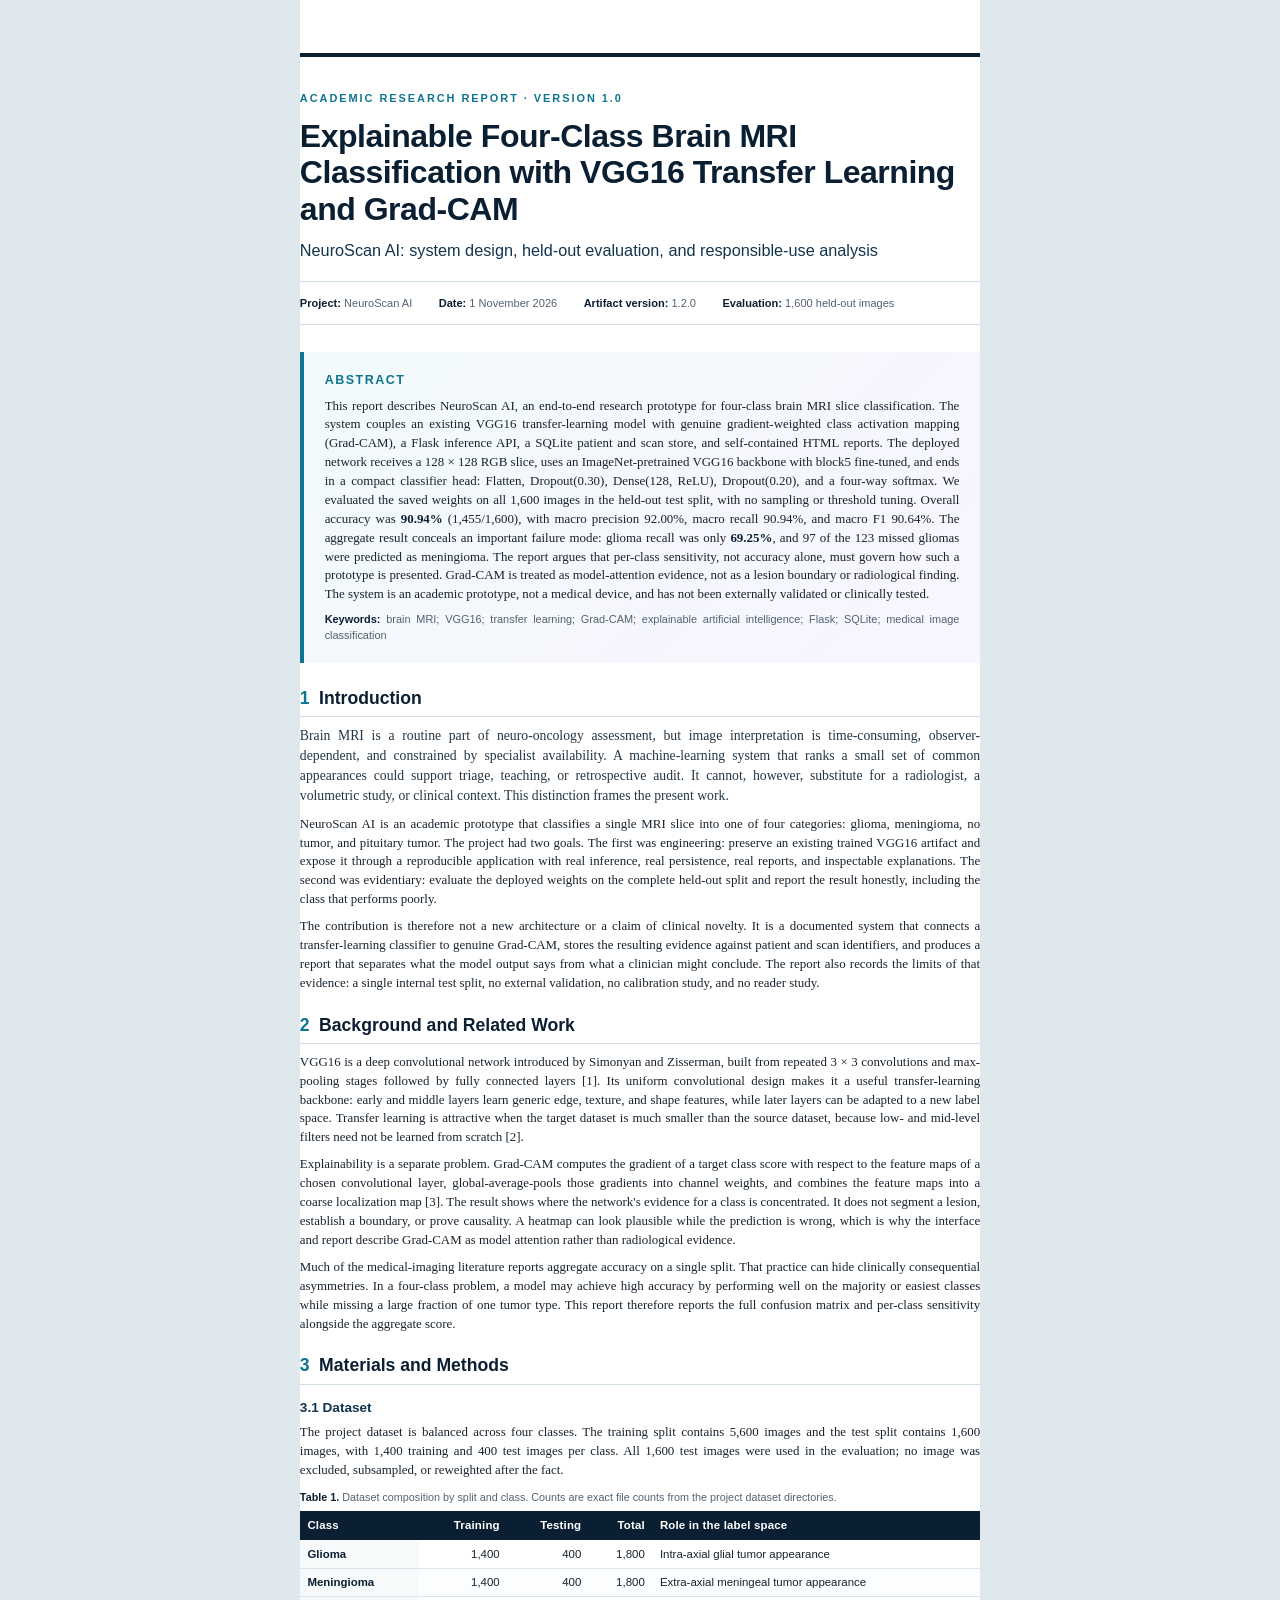
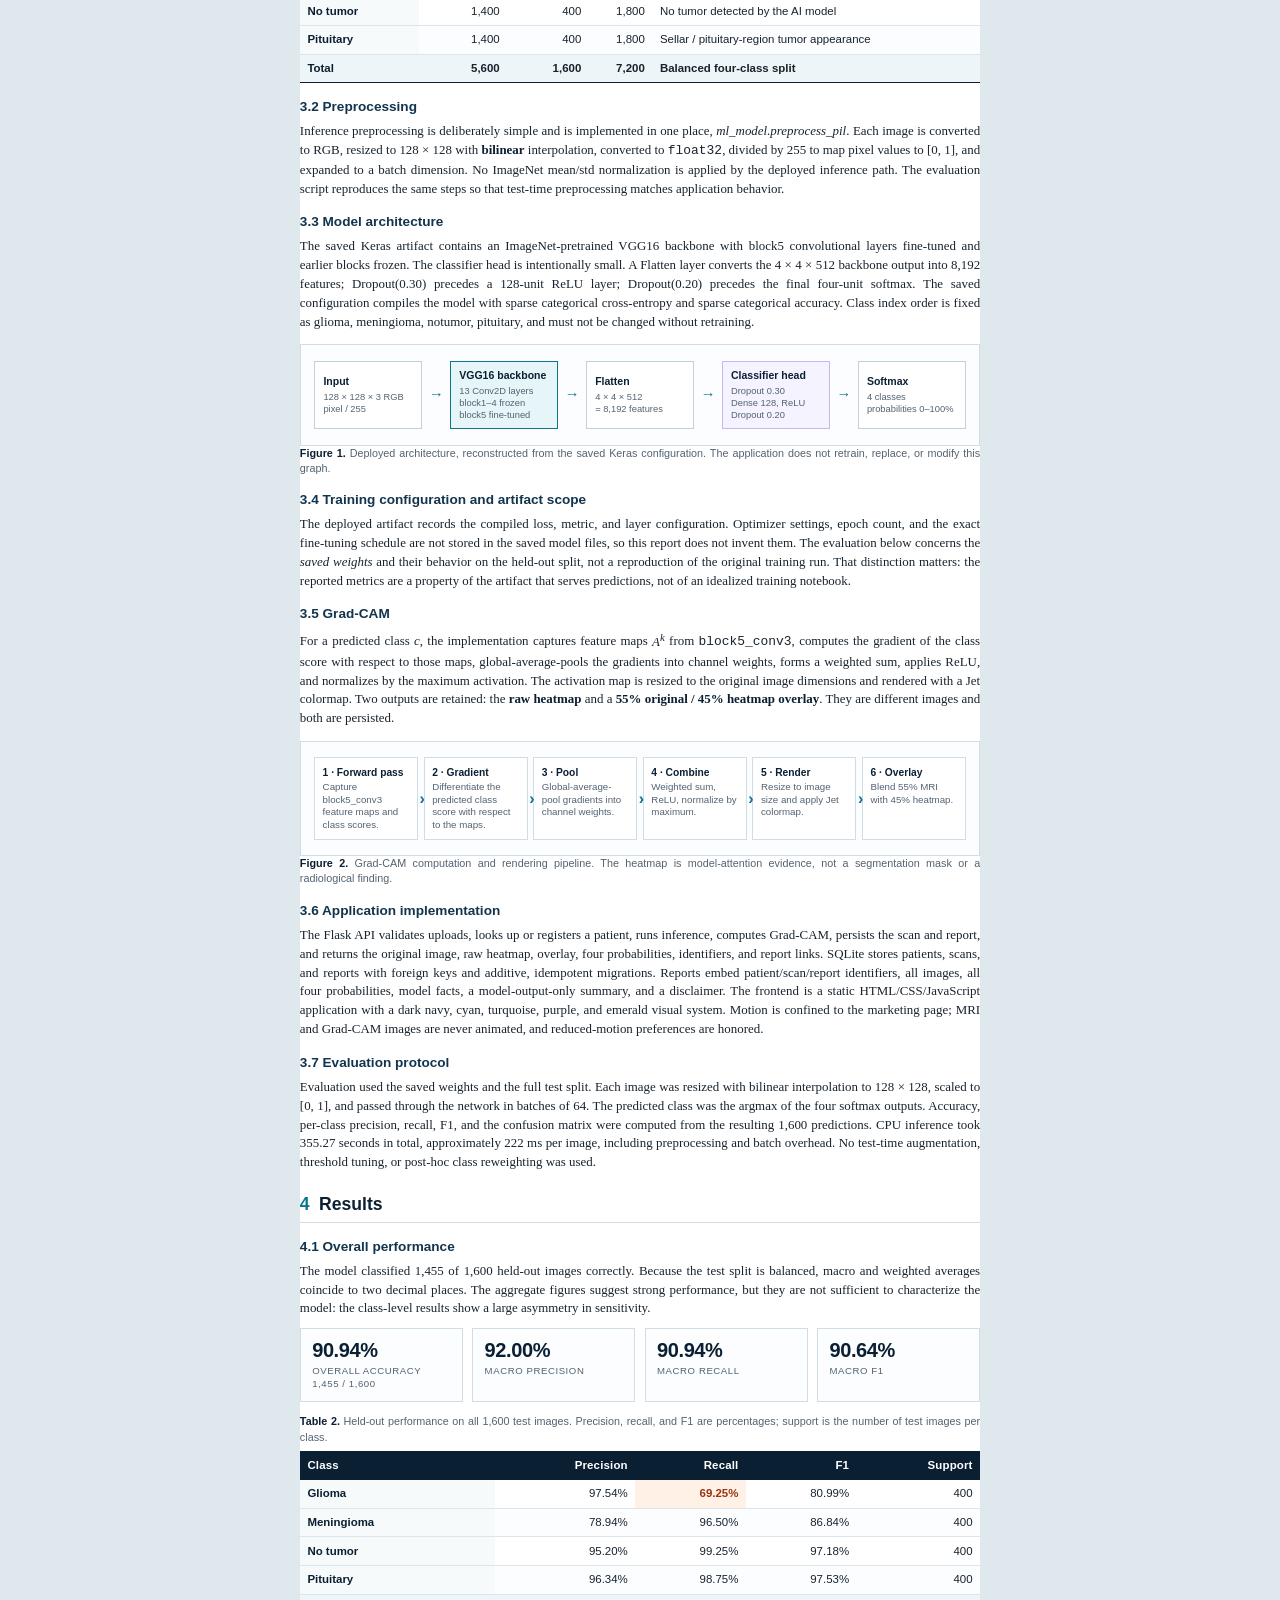
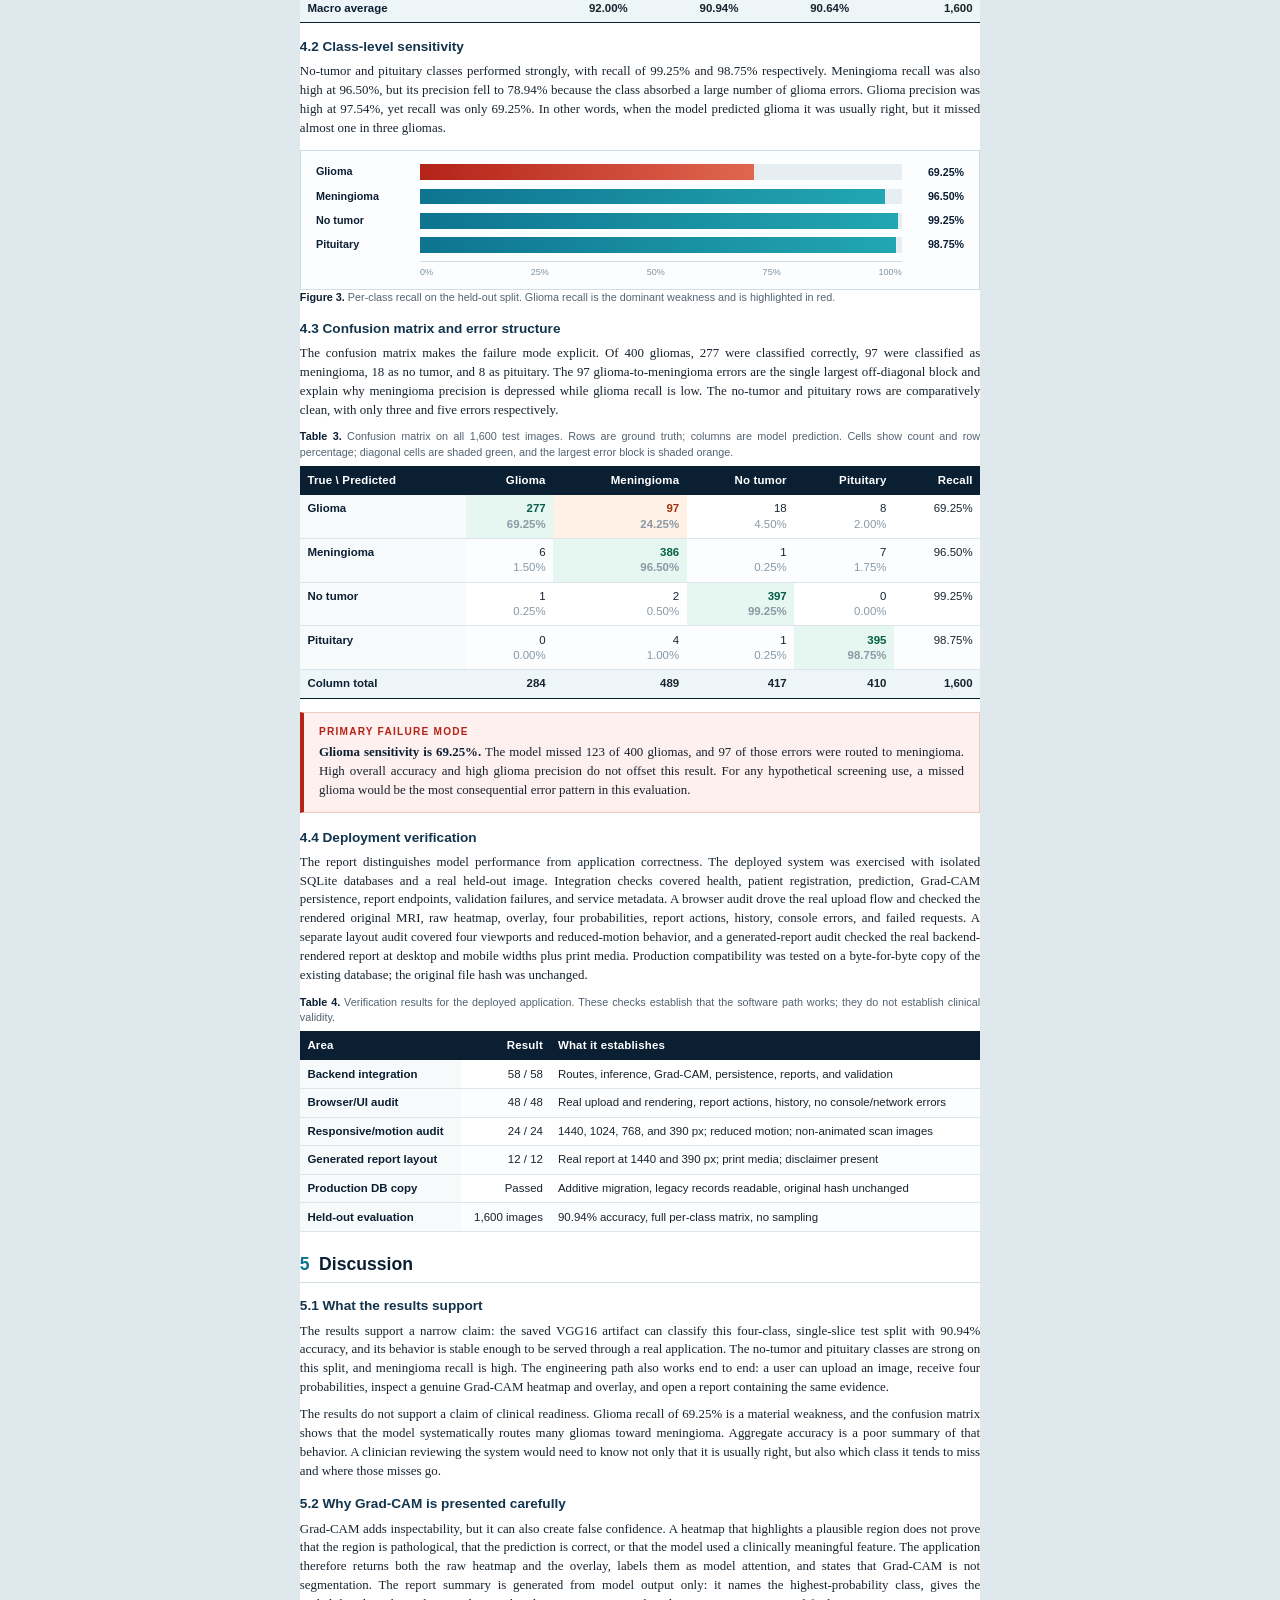
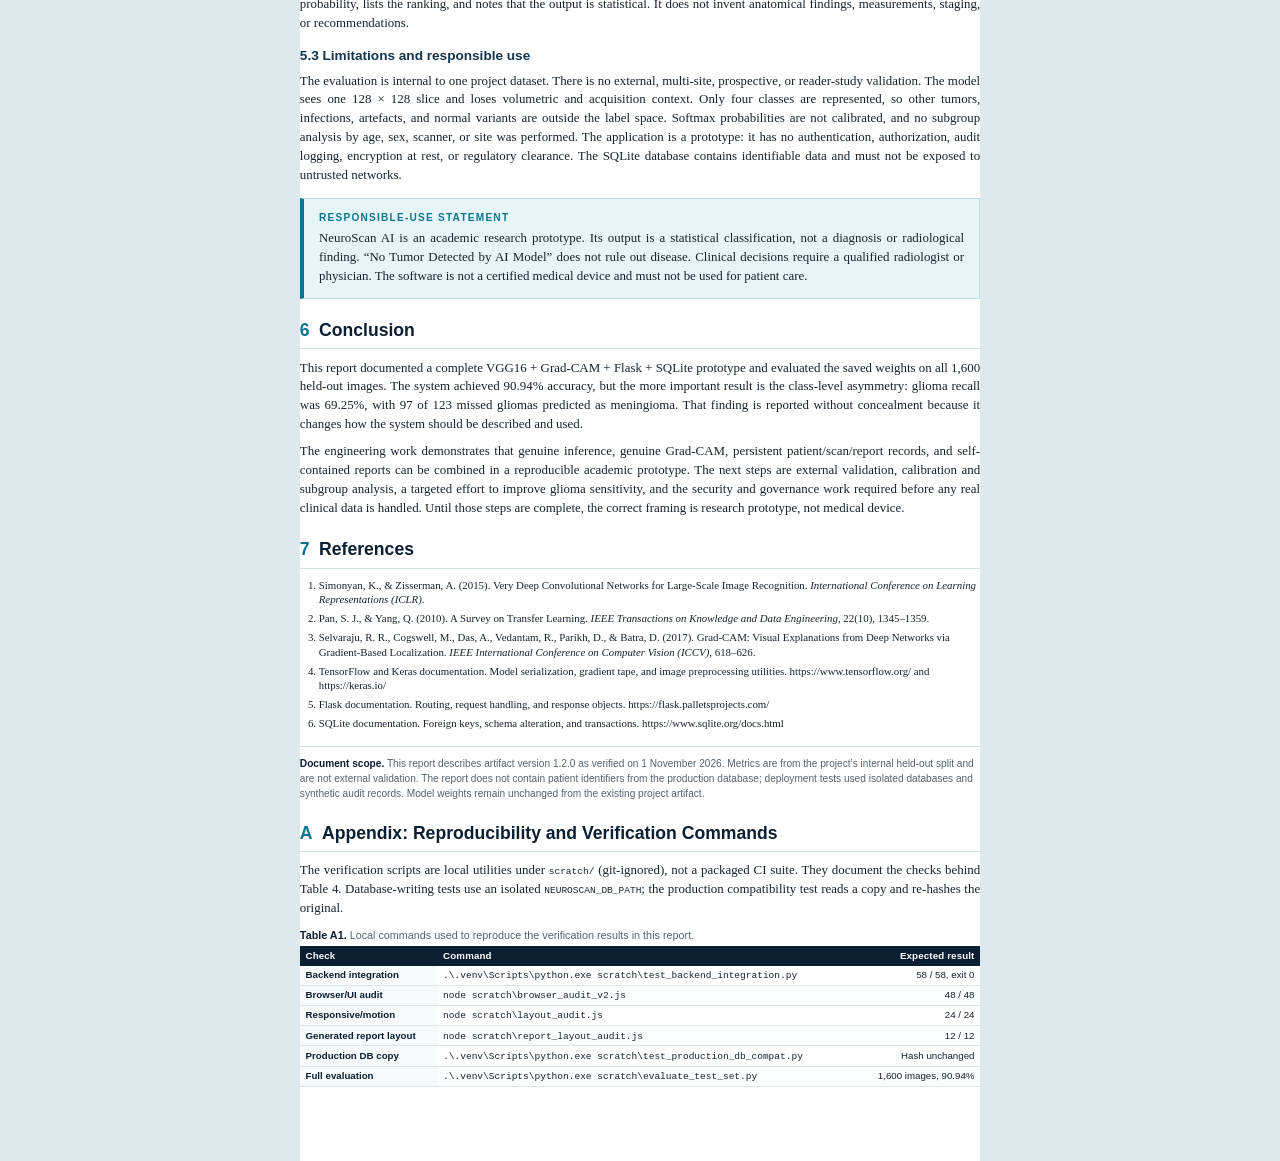
<file: docs/academic_report.html>
<!DOCTYPE html>
<html lang="en">
<head>
<meta charset="utf-8">
<meta name="viewport" content="width=device-width, initial-scale=1">
<title>Explainable Four-Class Brain MRI Classification with VGG16 and Grad-CAM</title>
<style>
  :root {
    --navy: #0b1f33;
    --navy-2: #12344d;
    --teal: #0e7490;
    --teal-soft: #e6f5f7;
    --emerald: #047857;
    --purple: #6d28d9;
    --ink: #18232e;
    --muted: #536372;
    --rule: #cfdde4;
    --paper: #ffffff;
    --wash: #f5f9fb;
    --danger: #b42318;
    --danger-soft: #fdf0ee;
  }

  @page {
    size: A4;
    margin: 14mm 17mm 14mm 17mm;
    @bottom-left {
      content: "NeuroScan AI · Academic Report";
      font-family: "Segoe UI", Arial, sans-serif;
      font-size: 7.4pt;
      color: #6b7c89;
    }
    @bottom-right {
      content: counter(page) " / " counter(pages);
      font-family: "Segoe UI", Arial, sans-serif;
      font-size: 7.4pt;
      color: #6b7c89;
    }
  }

  * { box-sizing: border-box; }

  html { background: #dfe8ed; }

  body {
    margin: 0 auto;
    max-width: 180mm;
    padding: 14mm 0 18mm;
    background: var(--paper);
    color: var(--ink);
    font-family: Georgia, "Times New Roman", serif;
    font-size: 9.7pt;
    line-height: 1.46;
    -webkit-print-color-adjust: exact;
    print-color-adjust: exact;
  }

  @media print {
    html { background: #fff; }
    body {
      max-width: none;
      margin: 0;
      padding: 0;
      font-size: 9.35pt;
      line-height: 1.43;
    }
    .no-print { display: none !important; }
  }

  /* ---------- Cover / masthead ---------- */
  .masthead {
    border-top: 4px solid var(--navy);
    padding-top: 9mm;
    margin-bottom: 7mm;
  }

  .kicker {
    font-family: "Segoe UI", Arial, sans-serif;
    font-size: 8.2pt;
    font-weight: 700;
    letter-spacing: .18em;
    text-transform: uppercase;
    color: var(--teal);
    margin: 0 0 3mm;
  }

  h1 {
    font-family: "Segoe UI", Arial, sans-serif;
    font-size: 24pt;
    line-height: 1.13;
    letter-spacing: -.015em;
    color: var(--navy);
    margin: 0 0 3.5mm;
    font-weight: 750;
  }

  .subtitle {
    font-family: "Segoe UI", Arial, sans-serif;
    font-size: 12.2pt;
    line-height: 1.35;
    color: var(--navy-2);
    margin: 0 0 5mm;
    font-weight: 500;
  }

  .byline {
    display: flex;
    flex-wrap: wrap;
    gap: 2mm 7mm;
    padding: 3.5mm 0;
    border-top: 1px solid var(--rule);
    border-bottom: 1px solid var(--rule);
    font-family: "Segoe UI", Arial, sans-serif;
    font-size: 8.3pt;
    color: var(--muted);
  }

  .byline strong { color: var(--navy); font-weight: 650; }

  /* ---------- Abstract ---------- */
  .abstract {
    margin: 6mm 0 6mm;
    padding: 5mm 5.5mm;
    background: linear-gradient(135deg, #f2fafb 0%, #f8f5ff 100%);
    border-left: 4px solid var(--teal);
  }

  .abstract h2 {
    font-family: "Segoe UI", Arial, sans-serif;
    font-size: 9.4pt;
    letter-spacing: .12em;
    text-transform: uppercase;
    color: var(--teal);
    margin: 0 0 2mm;
    border: 0;
    padding: 0;
  }

  .abstract p { margin: 0 0 2.2mm; text-align: justify; }
  .abstract p:last-child { margin-bottom: 0; }

  .keywords {
    font-family: "Segoe UI", Arial, sans-serif;
    font-size: 8.2pt;
    color: var(--muted);
    margin-top: 2.5mm;
  }

  .keywords strong { color: var(--navy); }

  /* ---------- Sections ---------- */
  h2.section {
    font-family: "Segoe UI", Arial, sans-serif;
    font-size: 13.2pt;
    color: var(--navy);
    margin: 5.2mm 0 2.4mm;
    padding-bottom: 1.2mm;
    border-bottom: 1.5px solid var(--rule);
    break-after: avoid;
  }

  h2.section .num {
    color: var(--teal);
    margin-right: 2.5mm;
  }

  h3 {
    font-family: "Segoe UI", Arial, sans-serif;
    font-size: 10.2pt;
    color: var(--navy-2);
    margin: 3.6mm 0 1.4mm;
    break-after: avoid;
  }

  p { margin: 0 0 2.2mm; text-align: justify; hyphens: auto; }

  strong { color: var(--navy); }
  em { color: inherit; }

  a { color: var(--teal); text-decoration: none; }

  .lead {
    font-size: 10.3pt;
    color: #253746;
  }

  /* ---------- Tables ---------- */
  .table-wrap { margin: 2.6mm 0 3.4mm; break-inside: avoid; }

  .table-caption, .figure-caption {
    font-family: "Segoe UI", Arial, sans-serif;
    font-size: 8.1pt;
    line-height: 1.4;
    color: var(--muted);
    margin: 0 0 1.6mm;
  }

  .table-caption strong, .figure-caption strong { color: var(--navy); }

  table {
    width: 100%;
    border-collapse: collapse;
    font-family: "Segoe UI", Arial, sans-serif;
    font-size: 8.6pt;
    line-height: 1.32;
  }

  thead th {
    background: var(--navy);
    color: #fff;
    text-align: left;
    padding: 1.9mm 2mm;
    font-weight: 650;
    letter-spacing: .015em;
  }

  tbody td, tbody th {
    padding: 1.65mm 2mm;
    border-bottom: 1px solid #dbe5ea;
    vertical-align: top;
  }

  tbody th {
    text-align: left;
    font-weight: 650;
    color: var(--navy);
    background: #f7fafb;
  }

  tbody tr:nth-child(even) td { background: #fbfdfe; }

  .num-cell { text-align: right; font-variant-numeric: tabular-nums; white-space: nowrap; }
  .center { text-align: center; }
  .diag { font-weight: 700; color: #065f46; background: #e6f6f0 !important; }
  .critical { color: #9a3412; background: #fff1e6 !important; font-weight: 650; }
  .muted-cell { color: #8a99a5; }
  .total-row th, .total-row td {
    border-top: 1.4px solid var(--navy);
    border-bottom: 1.4px solid var(--navy);
    background: #eef5f8 !important;
    font-weight: 700;
  }

  /* ---------- Figures ---------- */
  figure {
    margin: 3.4mm 0 3.8mm;
    break-inside: avoid;
  }

  .diagram {
    border: 1px solid var(--rule);
    background: #fbfdfe;
    padding: 4mm 3.5mm;
    font-family: "Segoe UI", Arial, sans-serif;
  }

  .flow {
    display: flex;
    align-items: stretch;
    flex-wrap: wrap;
    gap: 1.5mm;
  }

  .flow .node {
    flex: 1 1 0;
    min-width: 26mm;
    border: 1px solid #bfd3dc;
    background: #fff;
    padding: 2mm 2.2mm;
    display: flex;
    flex-direction: column;
    justify-content: center;
  }

  .flow .node .n-title {
    font-size: 7.9pt;
    font-weight: 700;
    color: var(--navy);
    line-height: 1.25;
  }

  .flow .node .n-sub {
    font-size: 7pt;
    color: var(--muted);
    line-height: 1.3;
    margin-top: .6mm;
  }

  .flow .arrow {
    align-self: center;
    color: var(--teal);
    font-size: 11pt;
    font-weight: 700;
    padding: 0 .2mm;
  }

  .flow .node.backbone { border-color: var(--teal); background: var(--teal-soft); }
  .flow .node.head { border-color: #c4b5fd; background: #f5f3ff; }

  .pipeline {
    display: grid;
    grid-template-columns: repeat(6, 1fr);
    gap: 1.5mm;
    align-items: stretch;
  }

  .pipeline .step {
    border: 1px solid var(--rule);
    background: #fff;
    padding: 2mm;
    font-size: 7.3pt;
    line-height: 1.3;
    color: var(--muted);
    position: relative;
  }

  .pipeline .step b {
    display: block;
    color: var(--navy);
    font-size: 7.7pt;
    margin-bottom: .5mm;
  }

  .pipeline .step:not(:last-child)::after {
    content: "›";
    position: absolute;
    right: -2.1mm;
    top: 50%;
    transform: translateY(-50%);
    color: var(--teal);
    font-size: 12pt;
    font-weight: 700;
    z-index: 2;
  }

  /* ---------- Callouts ---------- */
  .callout {
    margin: 3.5mm 0 4mm;
    padding: 3.2mm 4mm;
    background: var(--teal-soft);
    border: 1px solid #b9e0e6;
    border-left: 4px solid var(--teal);
    break-inside: avoid;
  }

  .callout.warn {
    background: var(--danger-soft);
    border-color: #f2c9c1;
    border-left-color: var(--danger);
  }

  .callout .label {
    display: block;
    font-family: "Segoe UI", Arial, sans-serif;
    font-size: 7.6pt;
    font-weight: 750;
    letter-spacing: .12em;
    text-transform: uppercase;
    color: var(--teal);
    margin-bottom: .8mm;
  }

  .callout.warn .label { color: var(--danger); }
  .callout p { margin: 0; }
  .callout p + p { margin-top: 1.6mm; }

  /* ---------- Bar chart ---------- */
  .bars {
    border: 1px solid var(--rule);
    background: #fbfdfe;
    padding: 3.5mm 4mm 2.5mm;
    font-family: "Segoe UI", Arial, sans-serif;
  }

  .bar-row {
    display: grid;
    grid-template-columns: 25mm 1fr 14mm;
    align-items: center;
    gap: 2.5mm;
    margin-bottom: 2.2mm;
  }

  .bar-row .bar-label { font-size: 8.1pt; font-weight: 650; color: var(--navy); }
  .bar-row .track { height: 4.2mm; background: #e7eef2; position: relative; }
  .bar-row .fill {
    height: 100%;
    background: linear-gradient(90deg, var(--teal), #22a6b3);
    position: relative;
  }
  .bar-row .fill.weak {
    background: linear-gradient(90deg, #b42318, #e0664f);
  }
  .bar-row .bar-value {
    font-size: 8pt;
    font-variant-numeric: tabular-nums;
    text-align: right;
    color: var(--navy);
    font-weight: 700;
  }
  .bar-axis {
    display: flex;
    justify-content: space-between;
    margin-left: 27.5mm;
    margin-right: 16.5mm;
    border-top: 1px solid var(--rule);
    padding-top: 1mm;
    color: #8394a1;
    font-size: 6.8pt;
  }

  /* ---------- References ---------- */
  .references {
    font-size: 8.15pt;
    line-height: 1.34;
    padding-left: 5mm;
    margin: 1.6mm 0 0;
  }

  .references li { margin-bottom: 1.15mm; text-align: left; }

  .colophon {
    margin-top: 4mm;
    padding-top: 2.4mm;
    border-top: 1px solid var(--rule);
    font-family: "Segoe UI", Arial, sans-serif;
    font-size: 7.6pt;
    line-height: 1.5;
    color: var(--muted);
  }

  .avoid-break, .results-open { break-inside: avoid; }

  .appendix table { font-size: 7.3pt; line-height: 1.2; }
  .appendix tbody td, .appendix tbody th { padding: 0.9mm 1.5mm; }
  .appendix thead th { padding: 1mm 1.5mm; }
  .appendix .table-caption { margin-bottom: 1mm; }
  .appendix code { font-size: 7.15pt; }
  .page-break { break-before: page; }

  .two-col {
    display: grid;
    grid-template-columns: 1fr 1fr;
    gap: 5mm;
  }

  .stat-strip {
    display: grid;
    grid-template-columns: repeat(4, 1fr);
    gap: 2.5mm;
    margin: 2.5mm 0 3.4mm;
    break-inside: avoid;
  }

  .stat {
    border: 1px solid var(--rule);
    background: #fbfdfe;
    padding: 2.8mm 3mm;
    font-family: "Segoe UI", Arial, sans-serif;
  }

  .stat .v {
    display: block;
    font-size: 15pt;
    font-weight: 750;
    line-height: 1.1;
    color: var(--navy);
    letter-spacing: -.02em;
  }

  .stat .k {
    display: block;
    font-size: 7.2pt;
    line-height: 1.3;
    color: var(--muted);
    margin-top: 1mm;
    text-transform: uppercase;
    letter-spacing: .06em;
  }

  .screen-note {
    font-family: "Segoe UI", Arial, sans-serif;
    font-size: 8pt;
    color: var(--muted);
    text-align: center;
    margin: 0 0 5mm;
  }

  @media screen {
    .screen-note { display: block; }
  }
</style>
</head>
<body>

<header class="masthead">
  <p class="kicker">Academic Research Report · Version 1.0</p>
  <h1>Explainable Four-Class Brain MRI Classification with VGG16 Transfer Learning and Grad-CAM</h1>
  <p class="subtitle">NeuroScan AI: system design, held-out evaluation, and responsible-use analysis</p>
  <div class="byline">
    <span><strong>Project:</strong> NeuroScan AI</span>
    <span><strong>Date:</strong> 1 November 2026</span>
    <span><strong>Artifact version:</strong> 1.2.0</span>
    <span><strong>Evaluation:</strong> 1,600 held-out images</span>
  </div>
</header>

<section class="abstract">
  <h2>Abstract</h2>
  <p>This report describes NeuroScan AI, an end-to-end research prototype for four-class brain MRI slice classification. The system couples an existing VGG16 transfer-learning model with genuine gradient-weighted class activation mapping (Grad-CAM), a Flask inference API, a SQLite patient and scan store, and self-contained HTML reports. The deployed network receives a 128 × 128 RGB slice, uses an ImageNet-pretrained VGG16 backbone with block5 fine-tuned, and ends in a compact classifier head: Flatten, Dropout(0.30), Dense(128, ReLU), Dropout(0.20), and a four-way softmax. We evaluated the saved weights on all 1,600 images in the held-out test split, with no sampling or threshold tuning. Overall accuracy was <strong>90.94%</strong> (1,455/1,600), with macro precision 92.00%, macro recall 90.94%, and macro F1 90.64%. The aggregate result conceals an important failure mode: glioma recall was only <strong>69.25%</strong>, and 97 of the 123 missed gliomas were predicted as meningioma. The report argues that per-class sensitivity, not accuracy alone, must govern how such a prototype is presented. Grad-CAM is treated as model-attention evidence, not as a lesion boundary or radiological finding. The system is an academic prototype, not a medical device, and has not been externally validated or clinically tested.</p>
  <p class="keywords"><strong>Keywords:</strong> brain MRI; VGG16; transfer learning; Grad-CAM; explainable artificial intelligence; Flask; SQLite; medical image classification</p>
</section>

<h2 class="section"><span class="num">1</span>Introduction</h2>

<p class="lead">Brain MRI is a routine part of neuro-oncology assessment, but image interpretation is time-consuming, observer-dependent, and constrained by specialist availability. A machine-learning system that ranks a small set of common appearances could support triage, teaching, or retrospective audit. It cannot, however, substitute for a radiologist, a volumetric study, or clinical context. This distinction frames the present work.</p>

<p>NeuroScan AI is an academic prototype that classifies a single MRI slice into one of four categories: glioma, meningioma, no tumor, and pituitary tumor. The project had two goals. The first was engineering: preserve an existing trained VGG16 artifact and expose it through a reproducible application with real inference, real persistence, real reports, and inspectable explanations. The second was evidentiary: evaluate the deployed weights on the complete held-out split and report the result honestly, including the class that performs poorly.</p>

<p>The contribution is therefore not a new architecture or a claim of clinical novelty. It is a documented system that connects a transfer-learning classifier to genuine Grad-CAM, stores the resulting evidence against patient and scan identifiers, and produces a report that separates what the model output says from what a clinician might conclude. The report also records the limits of that evidence: a single internal test split, no external validation, no calibration study, and no reader study.</p>

<h2 class="section"><span class="num">2</span>Background and Related Work</h2>

<p>VGG16 is a deep convolutional network introduced by Simonyan and Zisserman, built from repeated 3 × 3 convolutions and max-pooling stages followed by fully connected layers [1]. Its uniform convolutional design makes it a useful transfer-learning backbone: early and middle layers learn generic edge, texture, and shape features, while later layers can be adapted to a new label space. Transfer learning is attractive when the target dataset is much smaller than the source dataset, because low- and mid-level filters need not be learned from scratch [2].</p>

<p>Explainability is a separate problem. Grad-CAM computes the gradient of a target class score with respect to the feature maps of a chosen convolutional layer, global-average-pools those gradients into channel weights, and combines the feature maps into a coarse localization map [3]. The result shows where the network's evidence for a class is concentrated. It does not segment a lesion, establish a boundary, or prove causality. A heatmap can look plausible while the prediction is wrong, which is why the interface and report describe Grad-CAM as model attention rather than radiological evidence.</p>

<p>Much of the medical-imaging literature reports aggregate accuracy on a single split. That practice can hide clinically consequential asymmetries. In a four-class problem, a model may achieve high accuracy by performing well on the majority or easiest classes while missing a large fraction of one tumor type. This report therefore reports the full confusion matrix and per-class sensitivity alongside the aggregate score.</p>

<h2 class="section"><span class="num">3</span>Materials and Methods</h2>

<h3>3.1 Dataset</h3>

<p>The project dataset is balanced across four classes. The training split contains 5,600 images and the test split contains 1,600 images, with 1,400 training and 400 test images per class. All 1,600 test images were used in the evaluation; no image was excluded, subsampled, or reweighted after the fact.</p>

<div class="table-wrap">
  <p class="table-caption"><strong>Table 1.</strong> Dataset composition by split and class. Counts are exact file counts from the project dataset directories.</p>
  <table>
    <thead>
      <tr><th>Class</th><th class="num-cell">Training</th><th class="num-cell">Testing</th><th class="num-cell">Total</th><th>Role in the label space</th></tr>
    </thead>
    <tbody>
      <tr><th>Glioma</th><td class="num-cell">1,400</td><td class="num-cell">400</td><td class="num-cell">1,800</td><td>Intra-axial glial tumor appearance</td></tr>
      <tr><th>Meningioma</th><td class="num-cell">1,400</td><td class="num-cell">400</td><td class="num-cell">1,800</td><td>Extra-axial meningeal tumor appearance</td></tr>
      <tr><th>No tumor</th><td class="num-cell">1,400</td><td class="num-cell">400</td><td class="num-cell">1,800</td><td>No tumor detected by the AI model</td></tr>
      <tr><th>Pituitary</th><td class="num-cell">1,400</td><td class="num-cell">400</td><td class="num-cell">1,800</td><td>Sellar / pituitary-region tumor appearance</td></tr>
      <tr class="total-row"><th>Total</th><td class="num-cell">5,600</td><td class="num-cell">1,600</td><td class="num-cell">7,200</td><td>Balanced four-class split</td></tr>
    </tbody>
  </table>
</div>

<h3>3.2 Preprocessing</h3>

<p>Inference preprocessing is deliberately simple and is implemented in one place, <em>ml_model.preprocess_pil</em>. Each image is converted to RGB, resized to 128 × 128 with <strong>bilinear</strong> interpolation, converted to <code>float32</code>, divided by 255 to map pixel values to [0, 1], and expanded to a batch dimension. No ImageNet mean/std normalization is applied by the deployed inference path. The evaluation script reproduces the same steps so that test-time preprocessing matches application behavior.</p>

<h3>3.3 Model architecture</h3>

<p>The saved Keras artifact contains an ImageNet-pretrained VGG16 backbone with block5 convolutional layers fine-tuned and earlier blocks frozen. The classifier head is intentionally small. A Flatten layer converts the 4 × 4 × 512 backbone output into 8,192 features; Dropout(0.30) precedes a 128-unit ReLU layer; Dropout(0.20) precedes the final four-unit softmax. The saved configuration compiles the model with sparse categorical cross-entropy and sparse categorical accuracy. Class index order is fixed as glioma, meningioma, notumor, pituitary, and must not be changed without retraining.</p>

<figure>
  <div class="diagram">
    <div class="flow">
      <div class="node"><span class="n-title">Input</span><span class="n-sub">128 × 128 × 3 RGB<br>pixel / 255</span></div>
      <div class="arrow">→</div>
      <div class="node backbone"><span class="n-title">VGG16 backbone</span><span class="n-sub">13 Conv2D layers<br>block1–4 frozen<br>block5 fine-tuned</span></div>
      <div class="arrow">→</div>
      <div class="node"><span class="n-title">Flatten</span><span class="n-sub">4 × 4 × 512<br>= 8,192 features</span></div>
      <div class="arrow">→</div>
      <div class="node head"><span class="n-title">Classifier head</span><span class="n-sub">Dropout 0.30<br>Dense 128, ReLU<br>Dropout 0.20</span></div>
      <div class="arrow">→</div>
      <div class="node"><span class="n-title">Softmax</span><span class="n-sub">4 classes<br>probabilities 0–100%</span></div>
    </div>
  </div>
  <p class="figure-caption"><strong>Figure 1.</strong> Deployed architecture, reconstructed from the saved Keras configuration. The application does not retrain, replace, or modify this graph.</p>
</figure>

<h3>3.4 Training configuration and artifact scope</h3>

<p>The deployed artifact records the compiled loss, metric, and layer configuration. Optimizer settings, epoch count, and the exact fine-tuning schedule are not stored in the saved model files, so this report does not invent them. The evaluation below concerns the <em>saved weights</em> and their behavior on the held-out split, not a reproduction of the original training run. That distinction matters: the reported metrics are a property of the artifact that serves predictions, not of an idealized training notebook.</p>

<h3>3.5 Grad-CAM</h3>

<p>For a predicted class <em>c</em>, the implementation captures feature maps <em>A<sup>k</sup></em> from <code>block5_conv3</code>, computes the gradient of the class score with respect to those maps, global-average-pools the gradients into channel weights, forms a weighted sum, applies ReLU, and normalizes by the maximum activation. The activation map is resized to the original image dimensions and rendered with a Jet colormap. Two outputs are retained: the <strong>raw heatmap</strong> and a <strong>55% original / 45% heatmap overlay</strong>. They are different images and both are persisted.</p>

<figure>
  <div class="diagram">
    <div class="pipeline">
      <div class="step"><b>1 · Forward pass</b>Capture block5_conv3 feature maps and class scores.</div>
      <div class="step"><b>2 · Gradient</b>Differentiate the predicted class score with respect to the maps.</div>
      <div class="step"><b>3 · Pool</b>Global-average-pool gradients into channel weights.</div>
      <div class="step"><b>4 · Combine</b>Weighted sum, ReLU, normalize by maximum.</div>
      <div class="step"><b>5 · Render</b>Resize to image size and apply Jet colormap.</div>
      <div class="step"><b>6 · Overlay</b>Blend 55% MRI with 45% heatmap.</div>
    </div>
  </div>
  <p class="figure-caption"><strong>Figure 2.</strong> Grad-CAM computation and rendering pipeline. The heatmap is model-attention evidence, not a segmentation mask or a radiological finding.</p>
</figure>

<h3>3.6 Application implementation</h3>

<p>The Flask API validates uploads, looks up or registers a patient, runs inference, computes Grad-CAM, persists the scan and report, and returns the original image, raw heatmap, overlay, four probabilities, identifiers, and report links. SQLite stores patients, scans, and reports with foreign keys and additive, idempotent migrations. Reports embed patient/scan/report identifiers, all images, all four probabilities, model facts, a model-output-only summary, and a disclaimer. The frontend is a static HTML/CSS/JavaScript application with a dark navy, cyan, turquoise, purple, and emerald visual system. Motion is confined to the marketing page; MRI and Grad-CAM images are never animated, and reduced-motion preferences are honored.</p>

<h3>3.7 Evaluation protocol</h3>

<p>Evaluation used the saved weights and the full test split. Each image was resized with bilinear interpolation to 128 × 128, scaled to [0, 1], and passed through the network in batches of 64. The predicted class was the argmax of the four softmax outputs. Accuracy, per-class precision, recall, F1, and the confusion matrix were computed from the resulting 1,600 predictions. CPU inference took 355.27 seconds in total, approximately 222 ms per image, including preprocessing and batch overhead. No test-time augmentation, threshold tuning, or post-hoc class reweighting was used.</p>

<h2 class="section"><span class="num">4</span>Results</h2>

<h3>4.1 Overall performance</h3>

<p>The model classified 1,455 of 1,600 held-out images correctly. Because the test split is balanced, macro and weighted averages coincide to two decimal places. The aggregate figures suggest strong performance, but they are not sufficient to characterize the model: the class-level results show a large asymmetry in sensitivity.</p>

<div class="stat-strip">
  <div class="stat"><span class="v">90.94%</span><span class="k">Overall accuracy<br>1,455 / 1,600</span></div>
  <div class="stat"><span class="v">92.00%</span><span class="k">Macro precision</span></div>
  <div class="stat"><span class="v">90.94%</span><span class="k">Macro recall</span></div>
  <div class="stat"><span class="v">90.64%</span><span class="k">Macro F1</span></div>
</div>

<div class="table-wrap">
  <p class="table-caption"><strong>Table 2.</strong> Held-out performance on all 1,600 test images. Precision, recall, and F1 are percentages; support is the number of test images per class.</p>
  <table>
    <thead>
      <tr><th>Class</th><th class="num-cell">Precision</th><th class="num-cell">Recall</th><th class="num-cell">F1</th><th class="num-cell">Support</th></tr>
    </thead>
    <tbody>
      <tr><th>Glioma</th><td class="num-cell">97.54%</td><td class="num-cell critical">69.25%</td><td class="num-cell">80.99%</td><td class="num-cell">400</td></tr>
      <tr><th>Meningioma</th><td class="num-cell">78.94%</td><td class="num-cell">96.50%</td><td class="num-cell">86.84%</td><td class="num-cell">400</td></tr>
      <tr><th>No tumor</th><td class="num-cell">95.20%</td><td class="num-cell">99.25%</td><td class="num-cell">97.18%</td><td class="num-cell">400</td></tr>
      <tr><th>Pituitary</th><td class="num-cell">96.34%</td><td class="num-cell">98.75%</td><td class="num-cell">97.53%</td><td class="num-cell">400</td></tr>
      <tr class="total-row"><th>Macro average</th><td class="num-cell">92.00%</td><td class="num-cell">90.94%</td><td class="num-cell">90.64%</td><td class="num-cell">1,600</td></tr>
    </tbody>
  </table>
</div>

<h3>4.2 Class-level sensitivity</h3>

<p>No-tumor and pituitary classes performed strongly, with recall of 99.25% and 98.75% respectively. Meningioma recall was also high at 96.50%, but its precision fell to 78.94% because the class absorbed a large number of glioma errors. Glioma precision was high at 97.54%, yet recall was only 69.25%. In other words, when the model predicted glioma it was usually right, but it missed almost one in three gliomas.</p>

<figure>
  <div class="bars">
    <div class="bar-row"><span class="bar-label">Glioma</span><div class="track"><div class="fill weak" style="width:69.25%"></div></div><span class="bar-value">69.25%</span></div>
    <div class="bar-row"><span class="bar-label">Meningioma</span><div class="track"><div class="fill" style="width:96.50%"></div></div><span class="bar-value">96.50%</span></div>
    <div class="bar-row"><span class="bar-label">No tumor</span><div class="track"><div class="fill" style="width:99.25%"></div></div><span class="bar-value">99.25%</span></div>
    <div class="bar-row"><span class="bar-label">Pituitary</span><div class="track"><div class="fill" style="width:98.75%"></div></div><span class="bar-value">98.75%</span></div>
    <div class="bar-axis"><span>0%</span><span>25%</span><span>50%</span><span>75%</span><span>100%</span></div>
  </div>
  <p class="figure-caption"><strong>Figure 3.</strong> Per-class recall on the held-out split. Glioma recall is the dominant weakness and is highlighted in red.</p>
</figure>

<h3>4.3 Confusion matrix and error structure</h3>

<p>The confusion matrix makes the failure mode explicit. Of 400 gliomas, 277 were classified correctly, 97 were classified as meningioma, 18 as no tumor, and 8 as pituitary. The 97 glioma-to-meningioma errors are the single largest off-diagonal block and explain why meningioma precision is depressed while glioma recall is low. The no-tumor and pituitary rows are comparatively clean, with only three and five errors respectively.</p>

<div class="table-wrap">
  <p class="table-caption"><strong>Table 3.</strong> Confusion matrix on all 1,600 test images. Rows are ground truth; columns are model prediction. Cells show count and row percentage; diagonal cells are shaded green, and the largest error block is shaded orange.</p>
  <table>
    <thead>
      <tr><th>True \ Predicted</th><th class="num-cell">Glioma</th><th class="num-cell">Meningioma</th><th class="num-cell">No tumor</th><th class="num-cell">Pituitary</th><th class="num-cell">Recall</th></tr>
    </thead>
    <tbody>
      <tr>
        <th>Glioma</th>
        <td class="num-cell diag">277<br><span class="muted-cell">69.25%</span></td>
        <td class="num-cell critical">97<br><span class="muted-cell">24.25%</span></td>
        <td class="num-cell">18<br><span class="muted-cell">4.50%</span></td>
        <td class="num-cell">8<br><span class="muted-cell">2.00%</span></td>
        <td class="num-cell">69.25%</td>
      </tr>
      <tr>
        <th>Meningioma</th>
        <td class="num-cell">6<br><span class="muted-cell">1.50%</span></td>
        <td class="num-cell diag">386<br><span class="muted-cell">96.50%</span></td>
        <td class="num-cell">1<br><span class="muted-cell">0.25%</span></td>
        <td class="num-cell">7<br><span class="muted-cell">1.75%</span></td>
        <td class="num-cell">96.50%</td>
      </tr>
      <tr>
        <th>No tumor</th>
        <td class="num-cell">1<br><span class="muted-cell">0.25%</span></td>
        <td class="num-cell">2<br><span class="muted-cell">0.50%</span></td>
        <td class="num-cell diag">397<br><span class="muted-cell">99.25%</span></td>
        <td class="num-cell">0<br><span class="muted-cell">0.00%</span></td>
        <td class="num-cell">99.25%</td>
      </tr>
      <tr>
        <th>Pituitary</th>
        <td class="num-cell">0<br><span class="muted-cell">0.00%</span></td>
        <td class="num-cell">4<br><span class="muted-cell">1.00%</span></td>
        <td class="num-cell">1<br><span class="muted-cell">0.25%</span></td>
        <td class="num-cell diag">395<br><span class="muted-cell">98.75%</span></td>
        <td class="num-cell">98.75%</td>
      </tr>
      <tr class="total-row">
        <th>Column total</th><td class="num-cell">284</td><td class="num-cell">489</td><td class="num-cell">417</td><td class="num-cell">410</td><td class="num-cell">1,600</td>
      </tr>
    </tbody>
  </table>
</div>

<div class="callout warn">
  <span class="label">Primary failure mode</span>
  <p><strong>Glioma sensitivity is 69.25%.</strong> The model missed 123 of 400 gliomas, and 97 of those errors were routed to meningioma. High overall accuracy and high glioma precision do not offset this result. For any hypothetical screening use, a missed glioma would be the most consequential error pattern in this evaluation.</p>
</div>

<h3>4.4 Deployment verification</h3>

<p>The report distinguishes model performance from application correctness. The deployed system was exercised with isolated SQLite databases and a real held-out image. Integration checks covered health, patient registration, prediction, Grad-CAM persistence, report endpoints, validation failures, and service metadata. A browser audit drove the real upload flow and checked the rendered original MRI, raw heatmap, overlay, four probabilities, report actions, history, console errors, and failed requests. A separate layout audit covered four viewports and reduced-motion behavior, and a generated-report audit checked the real backend-rendered report at desktop and mobile widths plus print media. Production compatibility was tested on a byte-for-byte copy of the existing database; the original file hash was unchanged.</p>

<div class="table-wrap">
  <p class="table-caption"><strong>Table 4.</strong> Verification results for the deployed application. These checks establish that the software path works; they do not establish clinical validity.</p>
  <table>
    <thead>
      <tr><th>Area</th><th class="num-cell">Result</th><th>What it establishes</th></tr>
    </thead>
    <tbody>
      <tr><th>Backend integration</th><td class="num-cell">58 / 58</td><td>Routes, inference, Grad-CAM, persistence, reports, and validation</td></tr>
      <tr><th>Browser/UI audit</th><td class="num-cell">48 / 48</td><td>Real upload and rendering, report actions, history, no console/network errors</td></tr>
      <tr><th>Responsive/motion audit</th><td class="num-cell">24 / 24</td><td>1440, 1024, 768, and 390 px; reduced motion; non-animated scan images</td></tr>
      <tr><th>Generated report layout</th><td class="num-cell">12 / 12</td><td>Real report at 1440 and 390 px; print media; disclaimer present</td></tr>
      <tr><th>Production DB copy</th><td class="num-cell">Passed</td><td>Additive migration, legacy records readable, original hash unchanged</td></tr>
      <tr><th>Held-out evaluation</th><td class="num-cell">1,600 images</td><td>90.94% accuracy, full per-class matrix, no sampling</td></tr>
    </tbody>
  </table>
</div>

<h2 class="section"><span class="num">5</span>Discussion</h2>

<h3>5.1 What the results support</h3>

<p>The results support a narrow claim: the saved VGG16 artifact can classify this four-class, single-slice test split with 90.94% accuracy, and its behavior is stable enough to be served through a real application. The no-tumor and pituitary classes are strong on this split, and meningioma recall is high. The engineering path also works end to end: a user can upload an image, receive four probabilities, inspect a genuine Grad-CAM heatmap and overlay, and open a report containing the same evidence.</p>

<p>The results do not support a claim of clinical readiness. Glioma recall of 69.25% is a material weakness, and the confusion matrix shows that the model systematically routes many gliomas toward meningioma. Aggregate accuracy is a poor summary of that behavior. A clinician reviewing the system would need to know not only that it is usually right, but also which class it tends to miss and where those misses go.</p>

<h3>5.2 Why Grad-CAM is presented carefully</h3>

<p>Grad-CAM adds inspectability, but it can also create false confidence. A heatmap that highlights a plausible region does not prove that the region is pathological, that the prediction is correct, or that the model used a clinically meaningful feature. The application therefore returns both the raw heatmap and the overlay, labels them as model attention, and states that Grad-CAM is not segmentation. The report summary is generated from model output only: it names the highest-probability class, gives the probability, lists the ranking, and notes that the output is statistical. It does not invent anatomical findings, measurements, staging, or recommendations.</p>

<h3>5.3 Limitations and responsible use</h3>

<p>The evaluation is internal to one project dataset. There is no external, multi-site, prospective, or reader-study validation. The model sees one 128 × 128 slice and loses volumetric and acquisition context. Only four classes are represented, so other tumors, infections, artefacts, and normal variants are outside the label space. Softmax probabilities are not calibrated, and no subgroup analysis by age, sex, scanner, or site was performed. The application is a prototype: it has no authentication, authorization, audit logging, encryption at rest, or regulatory clearance. The SQLite database contains identifiable data and must not be exposed to untrusted networks.</p>

<div class="callout">
  <span class="label">Responsible-use statement</span>
  <p>NeuroScan AI is an academic research prototype. Its output is a statistical classification, not a diagnosis or radiological finding. “No Tumor Detected by AI Model” does not rule out disease. Clinical decisions require a qualified radiologist or physician. The software is not a certified medical device and must not be used for patient care.</p>
</div>

<h2 class="section"><span class="num">6</span>Conclusion</h2>

<p>This report documented a complete VGG16 + Grad-CAM + Flask + SQLite prototype and evaluated the saved weights on all 1,600 held-out images. The system achieved 90.94% accuracy, but the more important result is the class-level asymmetry: glioma recall was 69.25%, with 97 of 123 missed gliomas predicted as meningioma. That finding is reported without concealment because it changes how the system should be described and used.</p>

<p>The engineering work demonstrates that genuine inference, genuine Grad-CAM, persistent patient/scan/report records, and self-contained reports can be combined in a reproducible academic prototype. The next steps are external validation, calibration and subgroup analysis, a targeted effort to improve glioma sensitivity, and the security and governance work required before any real clinical data is handled. Until those steps are complete, the correct framing is research prototype, not medical device.</p>

<h2 class="section"><span class="num">7</span>References</h2>

<ol class="references">
  <li>Simonyan, K., &amp; Zisserman, A. (2015). Very Deep Convolutional Networks for Large-Scale Image Recognition. <em>International Conference on Learning Representations (ICLR)</em>.</li>
  <li>Pan, S. J., &amp; Yang, Q. (2010). A Survey on Transfer Learning. <em>IEEE Transactions on Knowledge and Data Engineering</em>, 22(10), 1345–1359.</li>
  <li>Selvaraju, R. R., Cogswell, M., Das, A., Vedantam, R., Parikh, D., &amp; Batra, D. (2017). Grad-CAM: Visual Explanations from Deep Networks via Gradient-Based Localization. <em>IEEE International Conference on Computer Vision (ICCV)</em>, 618–626.</li>
  <li>TensorFlow and Keras documentation. Model serialization, gradient tape, and image preprocessing utilities. https://www.tensorflow.org/ and https://keras.io/</li>
  <li>Flask documentation. Routing, request handling, and response objects. https://flask.palletsprojects.com/</li>
  <li>SQLite documentation. Foreign keys, schema alteration, and transactions. https://www.sqlite.org/docs.html</li>
</ol>

<div class="colophon">
  <strong>Document scope.</strong> This report describes artifact version 1.2.0 as verified on 1 November 2026. Metrics are from the project’s internal held-out split and are not external validation. The report does not contain patient identifiers from the production database; deployment tests used isolated databases and synthetic audit records. Model weights remain unchanged from the existing project artifact.
</div>

<section class="appendix">
<h2 class="section"><span class="num">A</span>Appendix: Reproducibility and Verification Commands</h2>

<p>The verification scripts are local utilities under <code>scratch/</code> (git-ignored), not a packaged CI suite. They document the checks behind Table 4. Database-writing tests use an isolated <code>NEUROSCAN_DB_PATH</code>; the production compatibility test reads a copy and re-hashes the original.</p>

<div class="table-wrap">
  <p class="table-caption"><strong>Table A1.</strong> Local commands used to reproduce the verification results in this report.</p>
  <table>
    <thead>
      <tr><th>Check</th><th>Command</th><th class="num-cell">Expected result</th></tr>
    </thead>
    <tbody>
      <tr><th>Backend integration</th><td><code>.\.venv\Scripts\python.exe scratch\test_backend_integration.py</code></td><td class="num-cell">58 / 58, exit 0</td></tr>
      <tr><th>Browser/UI audit</th><td><code>node scratch\browser_audit_v2.js</code></td><td class="num-cell">48 / 48</td></tr>
      <tr><th>Responsive/motion</th><td><code>node scratch\layout_audit.js</code></td><td class="num-cell">24 / 24</td></tr>
      <tr><th>Generated report layout</th><td><code>node scratch\report_layout_audit.js</code></td><td class="num-cell">12 / 12</td></tr>
      <tr><th>Production DB copy</th><td><code>.\.venv\Scripts\python.exe scratch\test_production_db_compat.py</code></td><td class="num-cell">Hash unchanged</td></tr>
      <tr><th>Full evaluation</th><td><code>.\.venv\Scripts\python.exe scratch\evaluate_test_set.py</code></td><td class="num-cell">1,600 images, 90.94%</td></tr>
    </tbody>
  </table>
</div>
</section>

</body>
</html>
</file>
